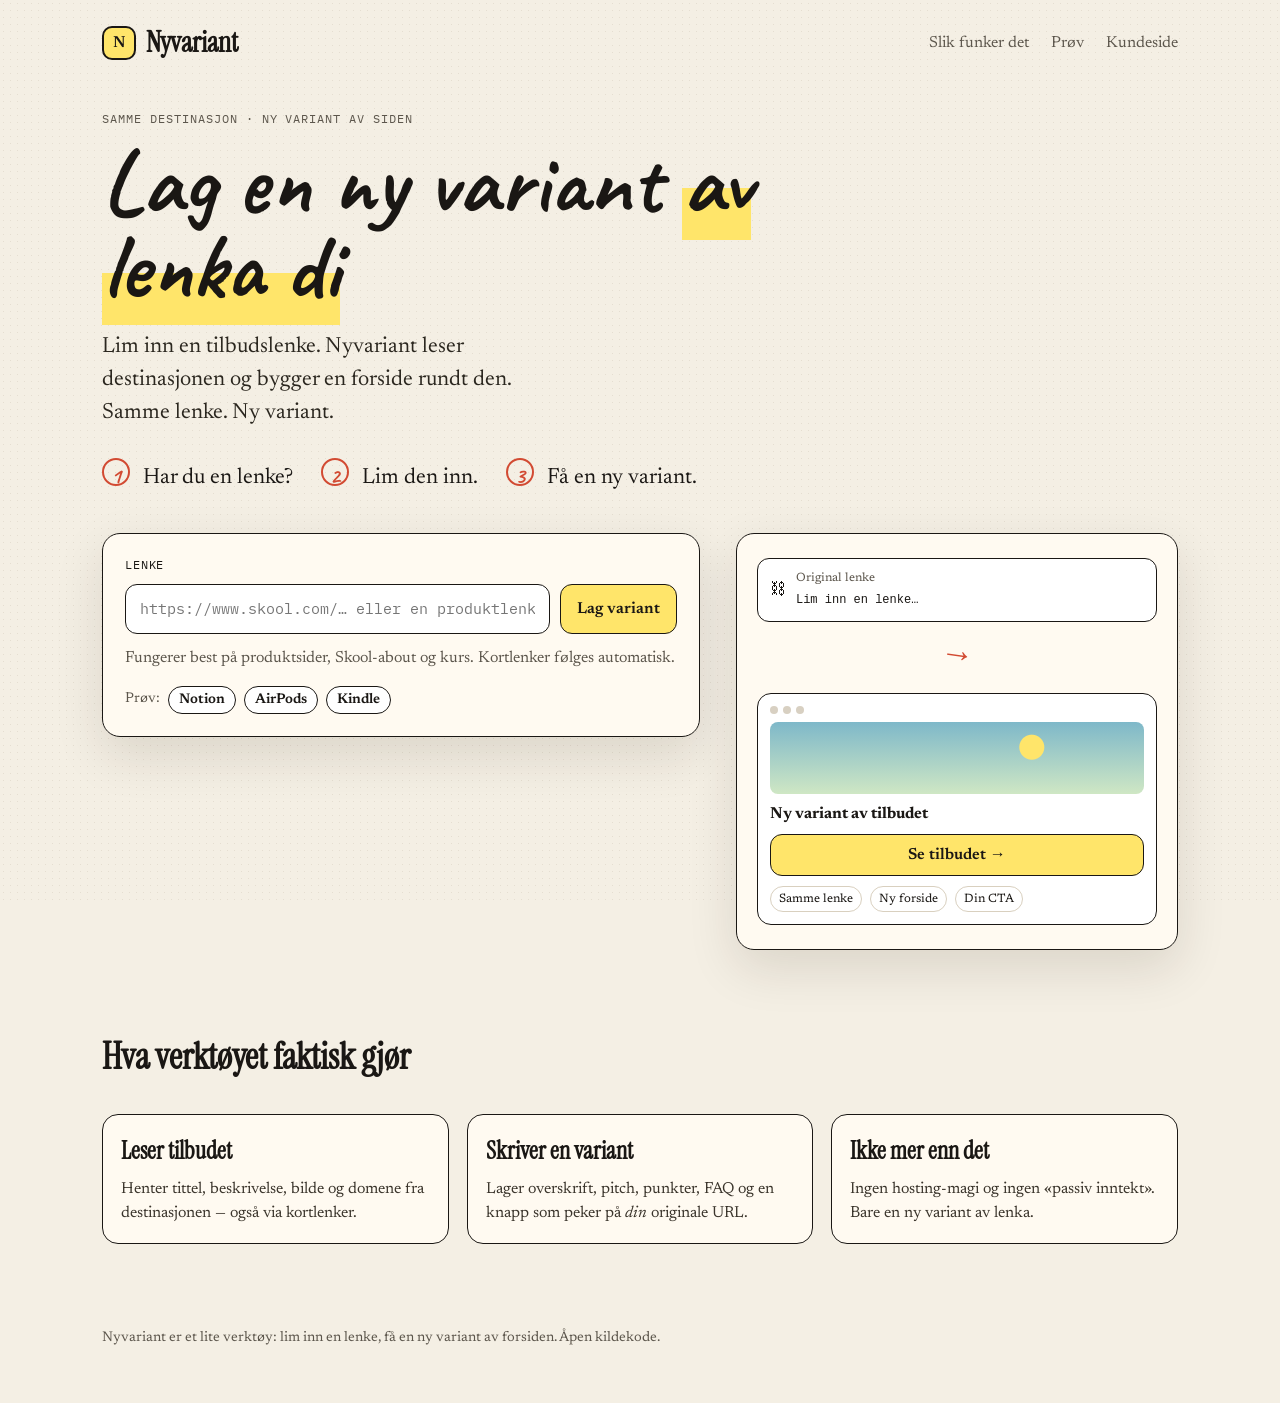
<file: index.html>
<!DOCTYPE html>
<html lang="no">
<head>
  <meta charset="UTF-8" />
  <meta name="viewport" content="width=device-width, initial-scale=1.0" />
  <title>Nyvariant — samme lenke, ny variant</title>
  <link rel="preconnect" href="https://fonts.googleapis.com" />
  <link rel="preconnect" href="https://fonts.gstatic.com" crossorigin />
  <link href="https://fonts.googleapis.com/css2?family=Caveat:wght@600;700&family=Instrument+Serif:ital@0;1&family=Newsreader:ital,opsz,wght@0,6..72,400;0,6..72,600;1,6..72,400&family=IBM+Plex+Mono:wght@400;500&display=swap" rel="stylesheet" />
  <link rel="stylesheet" href="./styles.css" />
</head>
<body>
  <div class="paper-noise"></div>

  <header class="topbar">
    <div class="brand">
      <span class="brand-mark">N</span>
      <span class="brand-name">Nyvariant</span>
    </div>
    <nav>
      <a href="#how">Slik funker det</a>
      <a href="#demo">Prøv</a>
      <a href="kunde.html">Kundeside</a>
    </nav>
  </header>

  <main>
    <section class="hero">
      <p class="eyebrow">Samme destinasjon · ny variant av siden</p>
      <h1>
        Lag en ny variant
        <span class="hl">av lenka di</span>
      </h1>
      <p class="lede">
        Lim inn en tilbudslenke. Nyvariant leser destinasjonen og bygger en forside rundt den.
        Samme lenke. Ny variant.
      </p>

      <ol class="steps">
        <li><span>1</span> Har du en lenke?</li>
        <li><span>2</span> Lim den inn.</li>
        <li><span>3</span> Få en ny variant.</li>
      </ol>
    </section>

    <section id="demo" class="studio">
      <div class="studio-card">
        <label for="url">Lenke</label>
        <div class="row">
          <input
            id="url"
            type="url"
            spellcheck="false"
            placeholder="https://www.skool.com/… eller en produktlenke"
          />
          <button id="build" type="button">Lag variant</button>
        </div>
        <p class="hint">
          Fungerer best på produktsider, Skool-about og kurs. Kortlenker følges automatisk.
        </p>

        <div class="presets">
          <span>Prøv:</span>
          <button type="button" data-url="https://www.notion.so">Notion</button>
          <button type="button" data-url="https://www.apple.com/airpods-pro/">AirPods</button>
          <button type="button" data-url="https://www.amazon.com/dp/B0D1XD1ZV3">Kindle</button>
        </div>

        <div id="status" class="status" hidden></div>
      </div>

      <aside class="sketch">
        <div class="link-chip">
          <span class="chain">⛓</span>
          <div>
            <small>Original lenke</small>
            <code id="chip-url">Lim inn en lenke…</code>
          </div>
        </div>
        <div class="arrow">→</div>
        <div class="mini-site">
          <div class="dots"><i></i><i></i><i></i></div>
          <div class="mini-hero"></div>
          <strong>Ny variant av tilbudet</strong>
          <button type="button" tabindex="-1">Se tilbudet →</button>
          <div class="pills">
            <span>Samme lenke</span>
            <span>Ny forside</span>
            <span>Din CTA</span>
          </div>
        </div>
      </aside>
    </section>

    <section id="result" class="result" hidden>
      <div class="result-bar">
        <div>
          <h2>Varianten er klar</h2>
          <p id="result-meta">Bygd fra tilbudet på den andre siden av lenka.</p>
        </div>
        <div class="result-actions">
          <button id="open-full" type="button">Åpne siden</button>
          <button id="carousel" type="button">Lag karusell</button>
          <button id="download" type="button" class="ghost">Last ned HTML</button>
          <button id="again" type="button" class="ghost">Ny lenke</button>
        </div>
      </div>
      <div class="browser">
        <div class="browser-bar">
          <span></span><span></span><span></span>
          <div class="omnibox" id="omnibox">nyvariant / forhåndsvisning</div>
        </div>
        <iframe id="preview" title="Forhåndsvisning av ny variant"></iframe>
      </div>
    </section>

    <section id="how" class="how">
      <h2>Hva verktøyet faktisk gjør</h2>
      <div class="grid">
        <article>
          <h3>Leser tilbudet</h3>
          <p>Henter tittel, beskrivelse, bilde og domene fra destinasjonen — også via kortlenker.</p>
        </article>
        <article>
          <h3>Skriver en variant</h3>
          <p>Lager overskrift, pitch, punkter, FAQ og en knapp som peker på <em>din</em> originale URL.</p>
        </article>
        <article>
          <h3>Ikke mer enn det</h3>
          <p>Ingen hosting-magi og ingen «passiv inntekt». Bare en ny variant av lenka.</p>
        </article>
      </div>
    </section>
  </main>

  <footer>
    <p>Nyvariant er et lite verktøy: lim inn en lenke, få en ny variant av forsiden. Åpen kildekode.</p>
  </footer>

  <script src="./engine.js"></script>
  <script src="./app.js"></script>
</body>
</html>
</file>
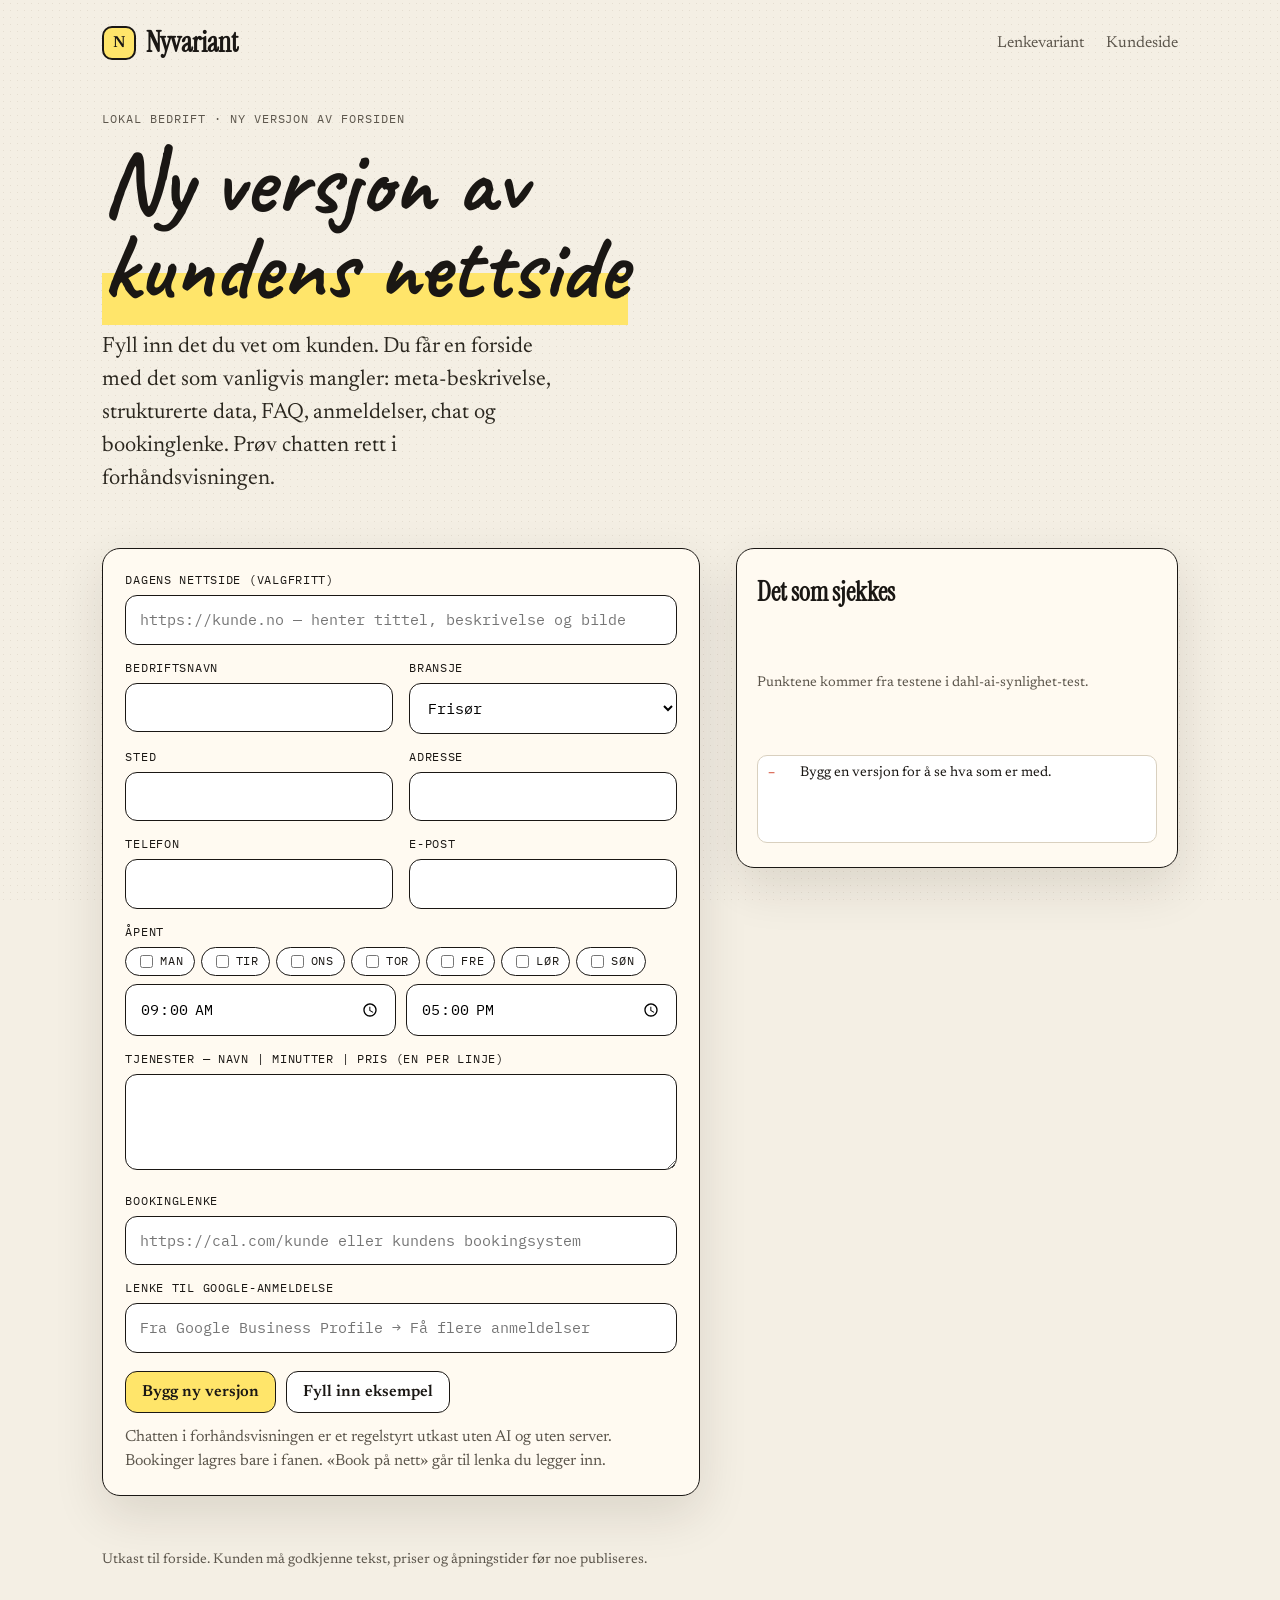
<file: kunde.html>
<!DOCTYPE html>
<html lang="no">
<head>
  <meta charset="UTF-8" />
  <meta name="viewport" content="width=device-width, initial-scale=1.0" />
  <title>Kundeside — Nyvariant</title>
  <link rel="preconnect" href="https://fonts.googleapis.com" />
  <link rel="preconnect" href="https://fonts.gstatic.com" crossorigin />
  <link href="https://fonts.googleapis.com/css2?family=Caveat:wght@600;700&family=Instrument+Serif:ital@0;1&family=Newsreader:ital,opsz,wght@0,6..72,400;0,6..72,600;1,6..72,400&family=IBM+Plex+Mono:wght@400;500&display=swap" rel="stylesheet" />
  <link rel="stylesheet" href="./styles.css" />
  <style>
    .kunde-form { display: grid; grid-template-columns: 1fr 1fr; gap: 14px 16px; }
    .kunde-form .full { grid-column: 1 / -1; }
    .kunde-form label { margin-bottom: 6px; }
    .kunde-form textarea {
      width: 100%; min-height: 96px; resize: vertical;
      border: 1.5px solid var(--ink); border-radius: 12px; padding: 12px 14px;
      font: 14px/1.4 "IBM Plex Mono", monospace; background: #fff;
    }
    .kunde-form input, .kunde-form select { width: 100%; }
    .kunde-form select { border: 1.5px solid var(--ink); border-radius: 12px; padding: 14px; font: 15px/1.3 "IBM Plex Mono", monospace; background: #fff; }
    .kunde-form .days { display: flex; flex-wrap: wrap; gap: 6px; }
    .kunde-form .days label {
      display: inline-flex; align-items: center; gap: 4px; margin: 0;
      border: 1.5px solid var(--ink); border-radius: 999px; padding: 4px 10px; background: #fff;
      font-size: 12px; cursor: pointer;
    }
    .kunde-form .days input { width: auto; flex: none; padding: 0; }
    .kunde-form .times { display: flex; gap: 10px; }
    .actions-row { display: flex; gap: 10px; flex-wrap: wrap; margin-top: 18px; }
    .fixes { list-style: none; padding: 0; margin: 0; display: grid; gap: 8px; width: 100%; }
    .fixes li {
      display: grid; grid-template-columns: 24px 1fr; gap: 8px;
      background: #fff; border: 1px solid var(--line); border-radius: 10px; padding: 8px 10px;
      font-size: 14px; line-height: 1.35;
    }
    .fixes li b { display: block; font-size: 15px; }
    .fixes .ok { color: #2f6b3a; font-weight: 700; }
    .fixes .miss { color: var(--red); font-weight: 700; }
    .sketch h2 { font-family: "Instrument Serif", serif; font-size: 26px; margin: 0; justify-self: start; }
    .sketch .sub { margin: 0; color: var(--muted); font-size: 14px; justify-self: start; }
    .device-toggle { display: inline-flex; gap: 0; }
    .device-toggle button { border-radius: 0; padding: 8px 12px; font-size: 14px; background: #fff; }
    .device-toggle button:first-child { border-radius: 12px 0 0 12px; }
    .device-toggle button:last-child { border-radius: 0 12px 12px 0; margin-left: -1.5px; }
    .device-toggle button[aria-pressed="true"] { background: var(--yellow); }
    .browser.mobile { max-width: 410px; margin: 0 auto; }
    @media (max-width: 900px) { .kunde-form { grid-template-columns: 1fr; } }
  </style>
</head>
<body>
  <div class="paper-noise"></div>

  <header class="topbar">
    <a class="brand" href="./" style="text-decoration:none;color:inherit">
      <span class="brand-mark">N</span>
      <span class="brand-name">Nyvariant</span>
    </a>
    <nav>
      <a href="./">Lenkevariant</a>
      <a href="#bygg">Kundeside</a>
    </nav>
  </header>

  <main>
    <section class="hero">
      <p class="eyebrow">Lokal bedrift · ny versjon av forsiden</p>
      <h1>
        Ny versjon av
        <span class="hl">kundens nettside</span>
      </h1>
      <p class="lede">
        Fyll inn det du vet om kunden. Du får en forside med det som vanligvis mangler:
        meta-beskrivelse, strukturerte data, FAQ, anmeldelser, chat og bookinglenke.
        Prøv chatten rett i forhåndsvisningen.
      </p>
    </section>

    <section id="bygg" class="studio">
      <div class="studio-card">
        <form id="kunde-form" class="kunde-form" autocomplete="off">
          <div class="full">
            <label for="siteUrl">Dagens nettside (valgfritt)</label>
            <input id="siteUrl" type="url" spellcheck="false" placeholder="https://kunde.no — henter tittel, beskrivelse og bilde" />
          </div>
          <div>
            <label for="name">Bedriftsnavn</label>
            <input id="name" type="text" required />
          </div>
          <div>
            <label for="kind">Bransje</label>
            <select id="kind"></select>
          </div>
          <div>
            <label for="city">Sted</label>
            <input id="city" type="text" required />
          </div>
          <div>
            <label for="address">Adresse</label>
            <input id="address" type="text" />
          </div>
          <div>
            <label for="phone">Telefon</label>
            <input id="phone" type="tel" />
          </div>
          <div>
            <label for="email">E-post</label>
            <input id="email" type="email" />
          </div>
          <div class="full">
            <label>Åpent</label>
            <div class="days" id="days"></div>
            <div class="times" style="margin-top:8px">
              <input id="opens" type="time" value="09:00" aria-label="Åpner" />
              <input id="closes" type="time" value="17:00" aria-label="Stenger" />
            </div>
          </div>
          <div class="full">
            <label for="services">Tjenester — navn | minutter | pris (en per linje)</label>
            <textarea id="services" spellcheck="false"></textarea>
          </div>
          <div class="full">
            <label for="bookingUrl">Bookinglenke</label>
            <input id="bookingUrl" type="url" spellcheck="false" placeholder="https://cal.com/kunde eller kundens bookingsystem" />
          </div>
          <div class="full">
            <label for="reviewUrl">Lenke til Google-anmeldelse</label>
            <input id="reviewUrl" type="url" spellcheck="false" placeholder="Fra Google Business Profile → Få flere anmeldelser" />
          </div>
        </form>
        <div class="actions-row">
          <button id="build" type="button">Bygg ny versjon</button>
          <button id="fill-demo" type="button" class="ghost">Fyll inn eksempel</button>
        </div>
        <p class="hint">Chatten i forhåndsvisningen er et regelstyrt utkast uten AI og uten server. Bookinger lagres bare i fanen. «Book på nett» går til lenka du legger inn.</p>
        <div id="status" class="status" hidden></div>
      </div>

      <aside class="sketch">
        <h2>Det som sjekkes</h2>
        <p class="sub">Punktene kommer fra testene i dahl-ai-synlighet-test.</p>
        <ul id="fixes" class="fixes">
          <li><span class="miss">–</span><span>Bygg en versjon for å se hva som er med.</span></li>
        </ul>
      </aside>
    </section>

    <section id="result" class="result" hidden>
      <div class="result-bar">
        <div>
          <h2>Ny forside er klar</h2>
          <p id="result-meta"></p>
        </div>
        <div class="result-actions">
          <span class="device-toggle" role="group" aria-label="Visning">
            <button type="button" id="view-desktop" aria-pressed="true">PC</button>
            <button type="button" id="view-mobile" aria-pressed="false">Mobil</button>
          </span>
          <button id="open-full" type="button">Åpne siden</button>
          <button id="download" type="button" class="ghost">Last ned HTML</button>
          <button id="download-llms" type="button" class="ghost">Last ned llms.txt</button>
        </div>
      </div>
      <div class="browser" id="browser">
        <div class="browser-bar">
          <span></span><span></span><span></span>
          <div class="omnibox" id="omnibox">forhåndsvisning</div>
        </div>
        <iframe id="preview" title="Forhåndsvisning av kundens nye forside"></iframe>
      </div>
    </section>
  </main>

  <footer>
    <p>Utkast til forside. Kunden må godkjenne tekst, priser og åpningstider før noe publiseres.</p>
  </footer>

  <script src="./engine.js"></script>
  <script src="./kunde.js"></script>
</body>
</html>
</file>
<file: styles.css>
:root {
  --paper: #f4efe4;
  --ink: #1a1714;
  --muted: #5c564c;
  --yellow: #ffe56a;
  --red: #d24a32;
  --line: #d9d0bf;
  --card: #fffaf1;
  --shadow: 0 18px 50px rgba(40, 28, 8, 0.12);
}

* { box-sizing: border-box; }
html { scroll-behavior: smooth; }
body {
  margin: 0;
  color: var(--ink);
  background: var(--paper);
  font-family: "Newsreader", Georgia, serif;
  line-height: 1.5;
}

.paper-noise {
  pointer-events: none;
  position: fixed;
  inset: 0;
  opacity: 0.35;
  background-image: radial-gradient(#c9bfae 0.6px, transparent 0.6px);
  background-size: 7px 7px;
  z-index: 0;
}

header, main, footer { position: relative; z-index: 1; }

.topbar {
  display: flex;
  align-items: center;
  justify-content: space-between;
  padding: 22px 8vw;
}
.brand { display: flex; align-items: center; gap: 10px; font-weight: 600; }
.brand-mark {
  width: 34px; height: 34px;
  display: grid; place-items: center;
  border: 2px solid var(--ink);
  border-radius: 10px;
  background: var(--yellow);
}
.brand-name { font-family: "Instrument Serif", serif; font-size: 28px; }
.topbar nav { display: flex; gap: 22px; }
.topbar a { color: var(--muted); text-decoration: none; }

.hero { padding: 12px 8vw 10px; max-width: 1100px; }
.eyebrow {
  font-family: "IBM Plex Mono", monospace;
  font-size: 12px;
  letter-spacing: 0.08em;
  text-transform: uppercase;
  color: var(--muted);
}
h1 {
  font-family: "Caveat", cursive;
  font-size: clamp(48px, 8vw, 92px);
  line-height: 0.92;
  margin: 8px 0 18px;
  max-width: 16ch;
}
.hl {
  display: inline;
  background: linear-gradient(transparent 55%, var(--yellow) 55%);
}
.lede { font-size: 22px; max-width: 38ch; color: #2b271f; }

.steps {
  list-style: none;
  padding: 0;
  display: flex;
  flex-wrap: wrap;
  gap: 18px 28px;
  margin: 28px 0 8px;
  font-size: 22px;
}
.steps span {
  display: inline-grid;
  place-items: center;
  width: 28px; height: 28px;
  margin-right: 8px;
  border: 2px solid var(--red);
  color: var(--red);
  border-radius: 50%;
  font-family: "Caveat", cursive;
  font-weight: 700;
}

.studio {
  padding: 20px 8vw 40px;
  display: grid;
  grid-template-columns: 1.15fr 0.85fr;
  gap: 36px;
  align-items: start;
}
.studio-card, .sketch {
  background: var(--card);
  border: 1.5px solid var(--ink);
  border-radius: 18px;
  box-shadow: var(--shadow);
}
.studio-card { padding: 22px; }
.studio-card label {
  display: block;
  font-family: "IBM Plex Mono", monospace;
  font-size: 12px;
  letter-spacing: 0.06em;
  text-transform: uppercase;
  margin-bottom: 10px;
}
.row { display: flex; gap: 10px; }
input {
  flex: 1;
  border: 1.5px solid var(--ink);
  border-radius: 12px;
  padding: 14px 14px;
  font: 15px/1.3 "IBM Plex Mono", monospace;
  background: #fff;
}
button {
  border: 1.5px solid var(--ink);
  background: var(--yellow);
  color: var(--ink);
  border-radius: 12px;
  padding: 12px 16px;
  font: 600 16px/1 "Newsreader", serif;
  cursor: pointer;
}
button.ghost { background: #fff; }
button:hover { transform: translateY(-1px); }
.hint { color: var(--muted); margin: 12px 0 0; }
.presets { margin-top: 16px; display: flex; flex-wrap: wrap; gap: 8px; align-items: center; }
.presets span { color: var(--muted); font-size: 14px; }
.presets button {
  background: #fff;
  padding: 6px 10px;
  font-size: 14px;
  border-radius: 999px;
}

.status {
  margin-top: 14px;
  padding: 10px 12px;
  border-radius: 10px;
  background: #fff3c4;
  border: 1px dashed #b59a2a;
  font-size: 15px;
}

.sketch {
  padding: 24px 20px;
  display: grid;
  justify-items: center;
  gap: 10px;
  min-height: 320px;
}
.link-chip {
  display: flex;
  gap: 10px;
  align-items: center;
  border: 1.5px solid var(--ink);
  border-radius: 12px;
  padding: 10px 12px;
  width: 100%;
  background: #fff;
}
.link-chip small { display: block; color: var(--muted); font-size: 12px; }
.link-chip code { font-size: 12px; }
.arrow {
  font-size: 34px;
  color: var(--red);
  transform: rotate(8deg);
}
.mini-site {
  width: 100%;
  border: 1.5px solid var(--ink);
  border-radius: 14px;
  padding: 12px;
  background: #fff;
}
.dots { display: flex; gap: 5px; margin-bottom: 8px; }
.dots i { width: 8px; height: 8px; border-radius: 50%; background: #d8d0c2; display: block; }
.mini-hero {
  height: 72px;
  border-radius: 8px;
  background:
    radial-gradient(circle at 70% 35%, #ffe56a 0 12px, transparent 13px),
    linear-gradient(#7eb8c9, #cfe7c4);
  margin-bottom: 8px;
}
.mini-site strong { display: block; margin-bottom: 8px; }
.mini-site button { width: 100%; }
.pills { display: flex; gap: 8px; margin-top: 10px; flex-wrap: wrap; }
.pills span {
  font-size: 12px;
  border: 1px solid var(--line);
  border-radius: 999px;
  padding: 3px 8px;
}

.result { padding: 10px 8vw 50px; }
.result-bar {
  display: flex;
  justify-content: space-between;
  gap: 16px;
  align-items: end;
  margin-bottom: 14px;
}
.result-bar h2 { font-family: "Instrument Serif", serif; font-size: 36px; margin: 0; }
.result-bar p { margin: 6px 0 0; color: var(--muted); }
.result-actions { display: flex; gap: 8px; flex-wrap: wrap; }

.browser {
  border: 1.5px solid var(--ink);
  border-radius: 16px;
  overflow: hidden;
  background: #fff;
  box-shadow: var(--shadow);
}
.browser-bar {
  display: flex;
  align-items: center;
  gap: 8px;
  padding: 10px 12px;
  background: #efe7d6;
  border-bottom: 1px solid var(--line);
}
.browser-bar span {
  width: 10px; height: 10px; border-radius: 50%; background: #cfc4ad;
}
.omnibox {
  margin-left: 8px;
  flex: 1;
  background: #fff;
  border-radius: 999px;
  padding: 6px 12px;
  font: 12px/1.3 "IBM Plex Mono", monospace;
  color: var(--muted);
}
iframe {
  width: 100%;
  height: min(78vh, 900px);
  border: 0;
  background: #fff;
}

.how { padding: 10px 8vw 70px; }
.how h2 { font-family: "Instrument Serif", serif; font-size: 36px; }
.grid { display: grid; grid-template-columns: repeat(3, 1fr); gap: 18px; }
.grid article {
  background: var(--card);
  border: 1.5px solid var(--ink);
  border-radius: 16px;
  padding: 18px;
}
.grid h3 { margin: 0 0 8px; font-family: "Instrument Serif", serif; font-size: 24px; }
.grid p { margin: 0; color: #3a342b; }

footer {
  padding: 0 8vw 40px;
  color: var(--muted);
  font-size: 14px;
}

@media (max-width: 900px) {
  .studio, .grid, .result-bar { grid-template-columns: 1fr; display: grid; }
  .result-bar { align-items: start; }
  .row { flex-direction: column; }
}
</file>
